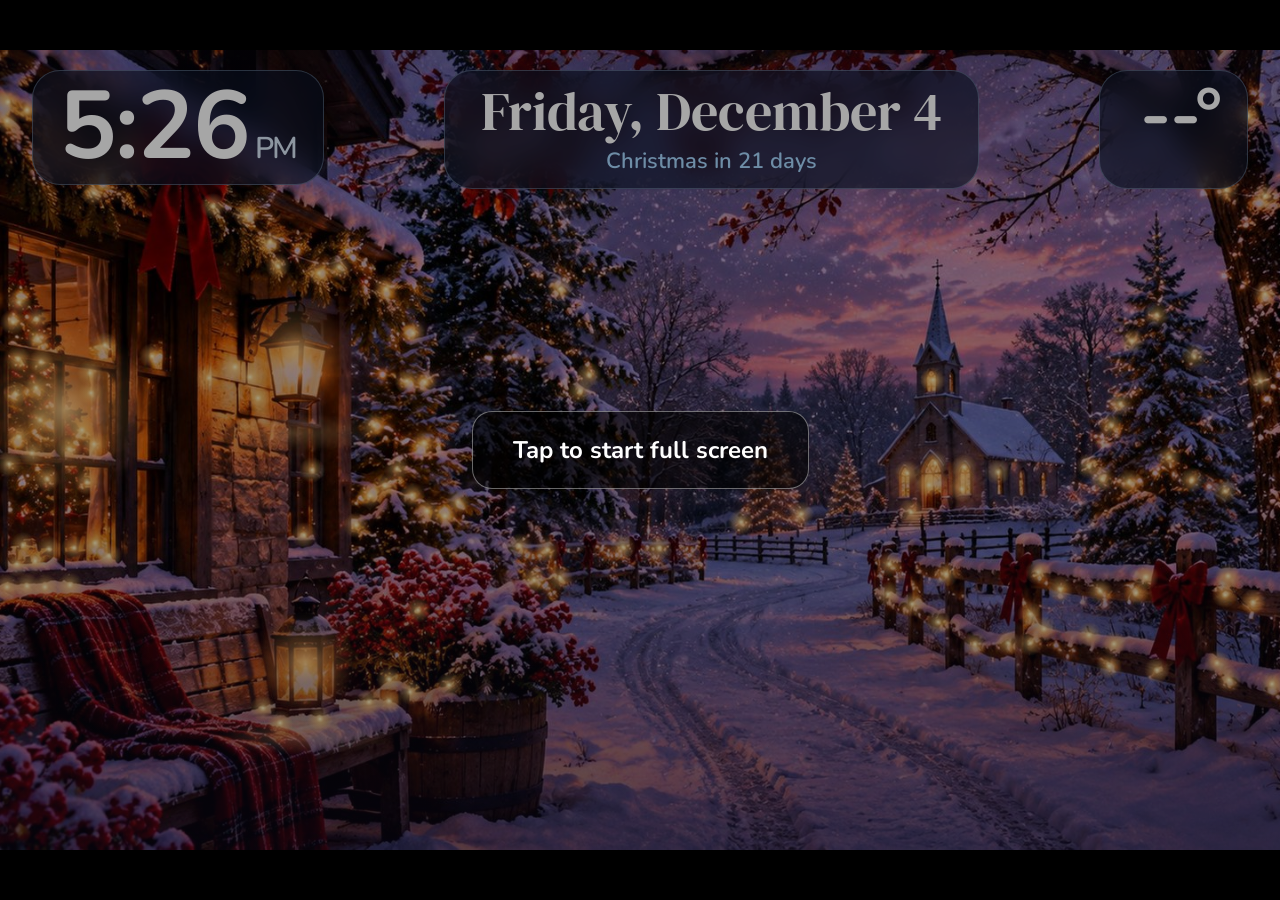
<file: index.html>
<!doctype html>
<html lang="en">
<head>
<meta charset="utf-8">
<meta name="viewport" content="width=1280, initial-scale=1, user-scalable=no">
<title>Muntz Family Dashboard</title>
<!-- This outer page holds full screen. The dashboard runs inside it (dash.html) and reloads on its own
     when GitHub changes, so updates never knock the screen out of full screen. -->
<style>
  html, body { margin: 0; height: 100%; background: #000; overflow: hidden; }
  #dash { position: fixed; inset: 0; width: 100%; height: 100%; border: 0; display: block; }
</style>
</head>
<body>
<iframe id="dash" title="Muntz Family Dashboard" allow="fullscreen; autoplay; screen-wake-lock"></iframe>
<script>
(function () {
  var f = document.getElementById('dash'), q = location.search;
  f.src = 'dash.html' + q + (q ? '&' : '?') + 'shell=1';
  f.addEventListener('load', function () { try { f.contentWindow.focus(); } catch (e) { /* ignore */ } });
  // TV remote presses land here sometimes: pass them on so they count as "start"
  document.addEventListener('keydown', function () { try { if (f.contentWindow.dashStart) f.contentWindow.dashStart(); } catch (e) { /* ignore */ } });
  document.addEventListener('click', function () { try { if (f.contentWindow.dashStart) f.contentWindow.dashStart(); } catch (e) { /* ignore */ } });
  // if this outer page itself ever changes on GitHub, reload everything (rare)
  var print = null;
  setInterval(function () {
    fetch('index.html?t=' + Date.now(), { cache: 'no-store' }).then(function (r) { return r.ok ? r.text() : null; }).then(function (t) {
      if (!t) return; if (print && t !== print) location.reload(); print = print || t;
    }).catch(function () { /* offline */ });
  }, 5 * 60000);
})();
</script>
</body>
</html>
</file>
